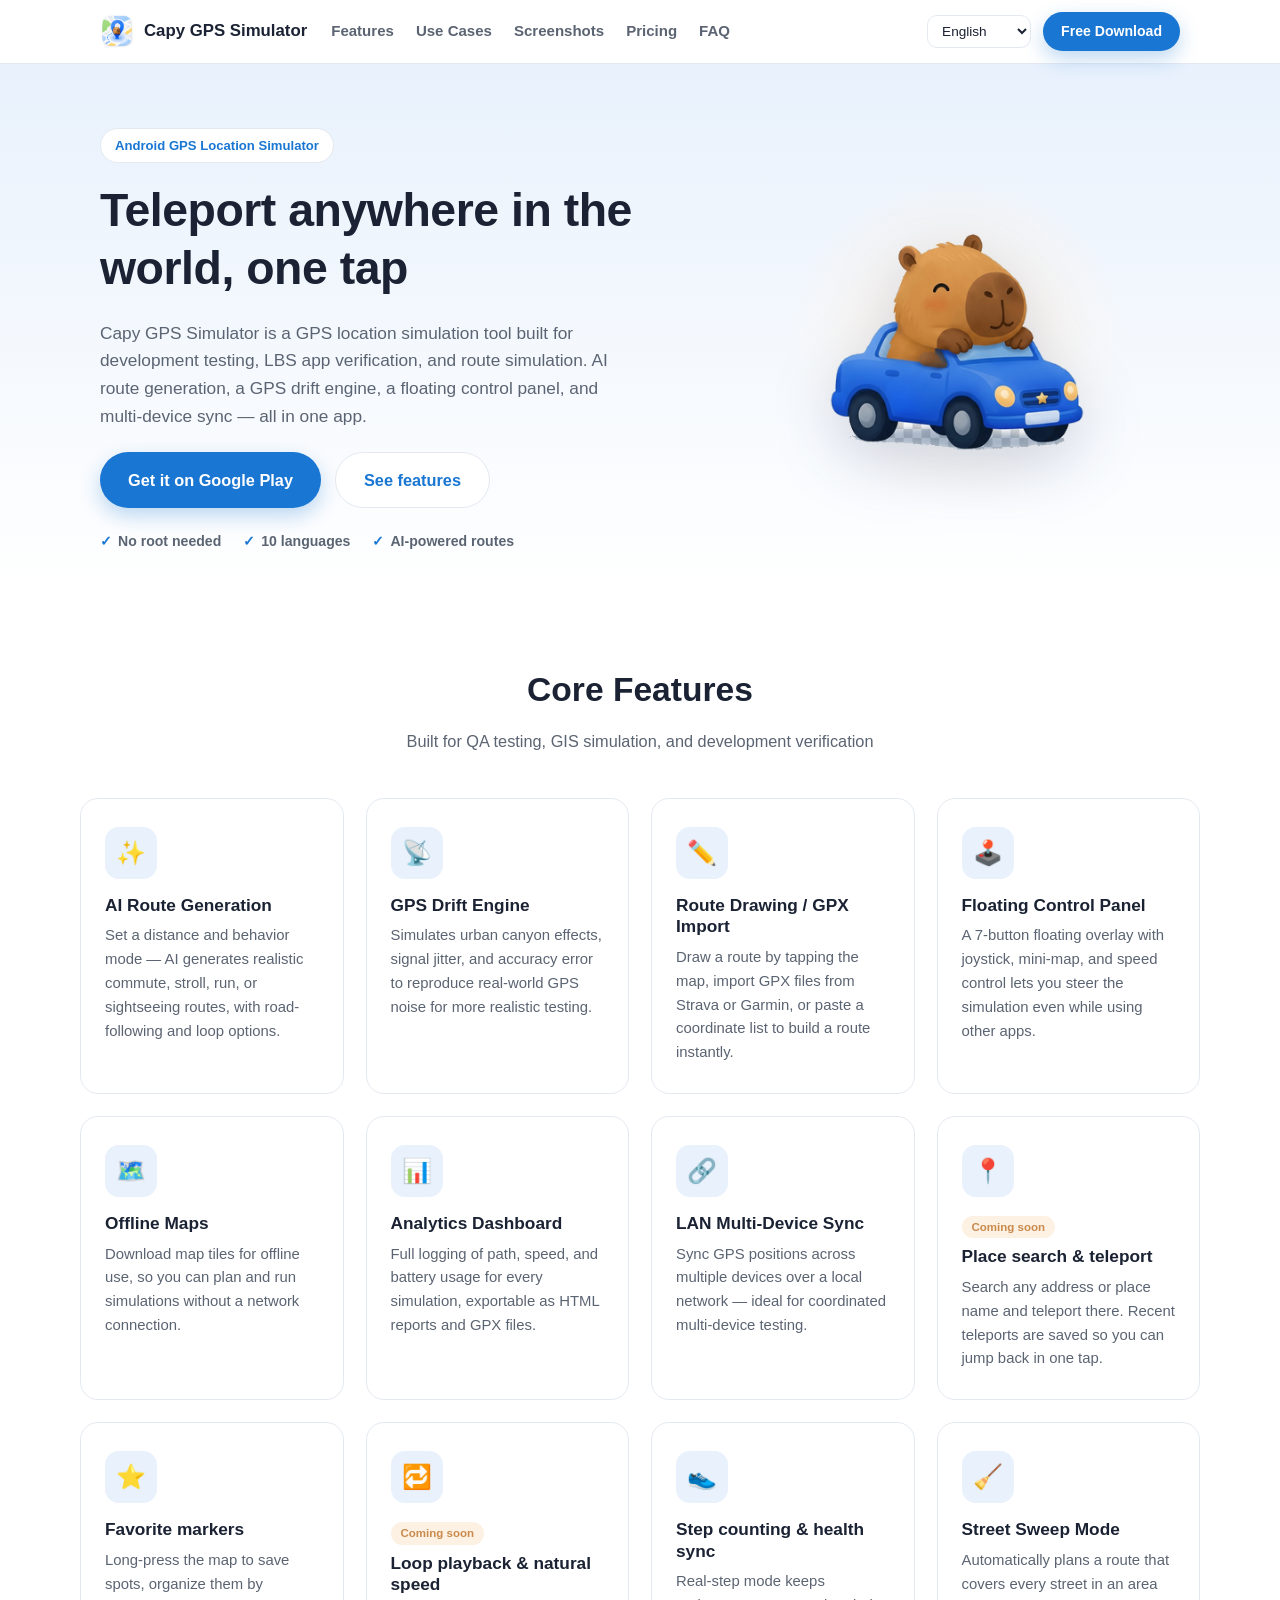
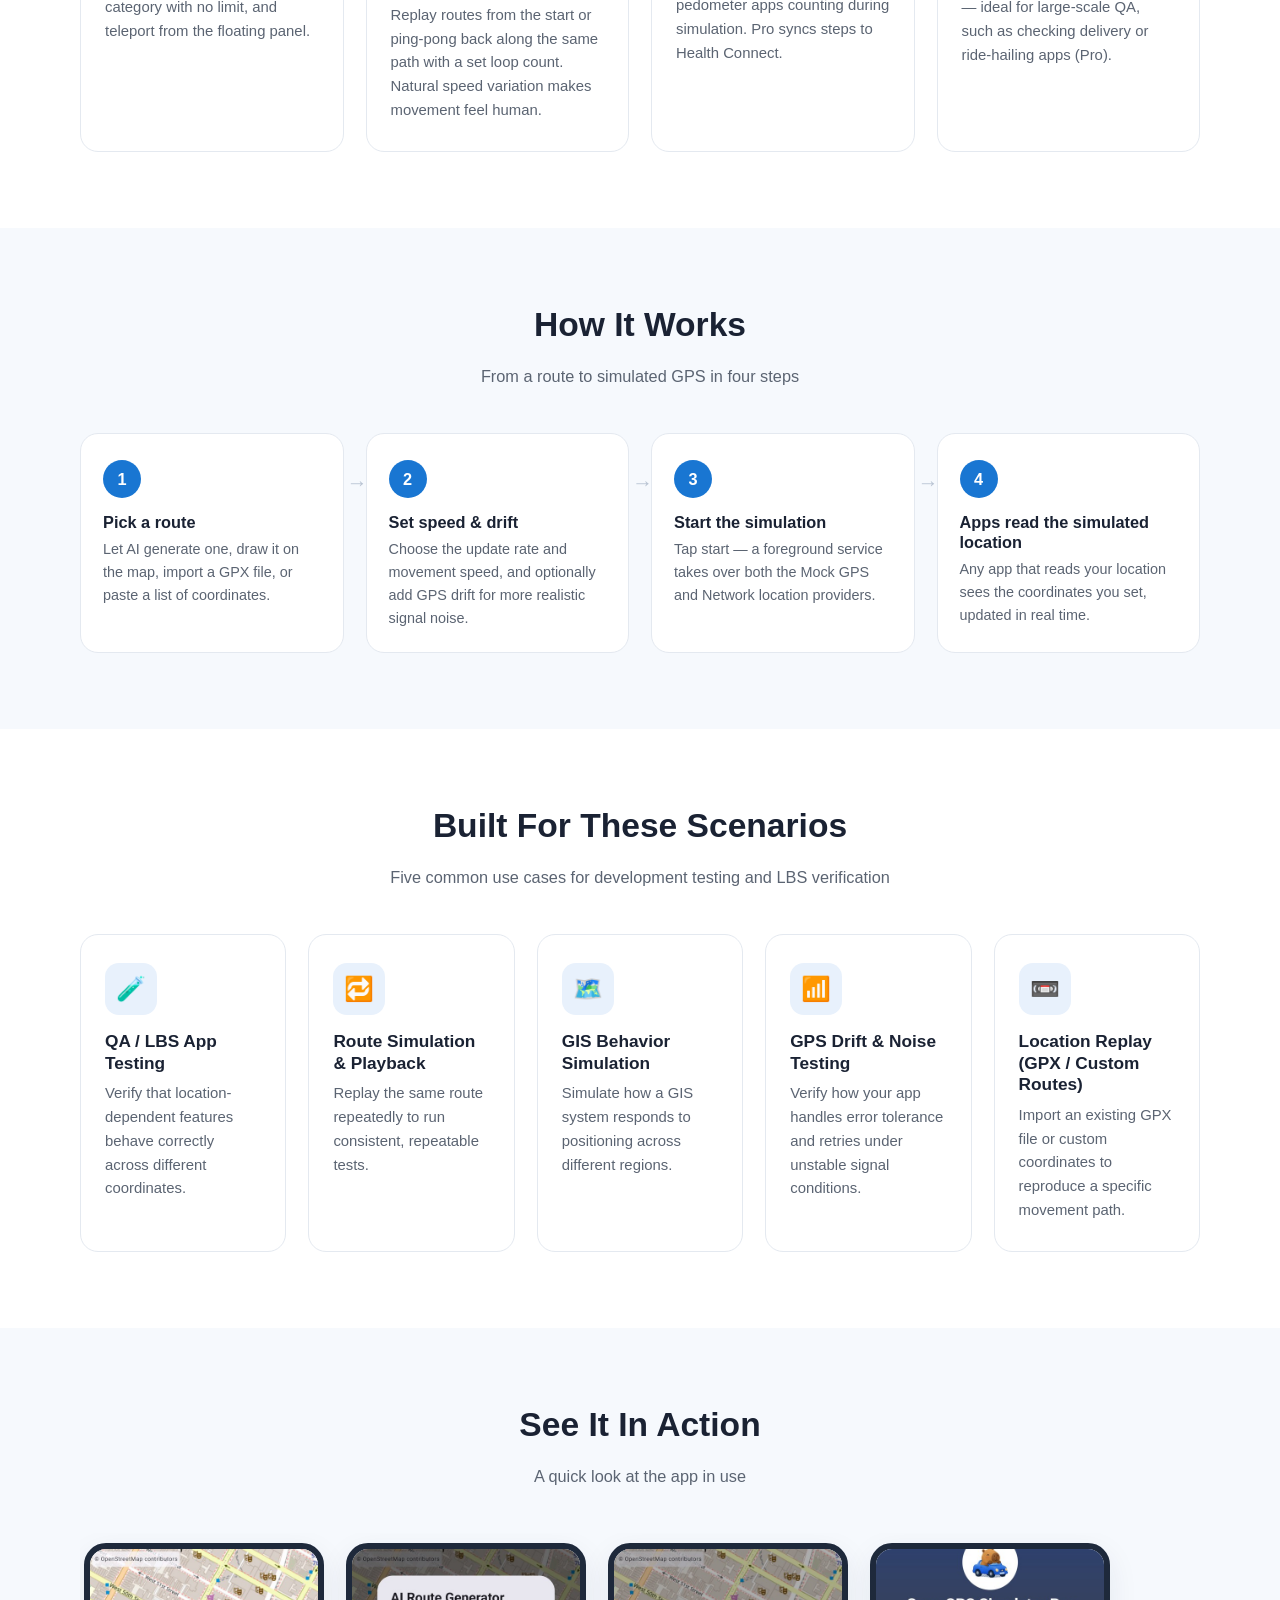
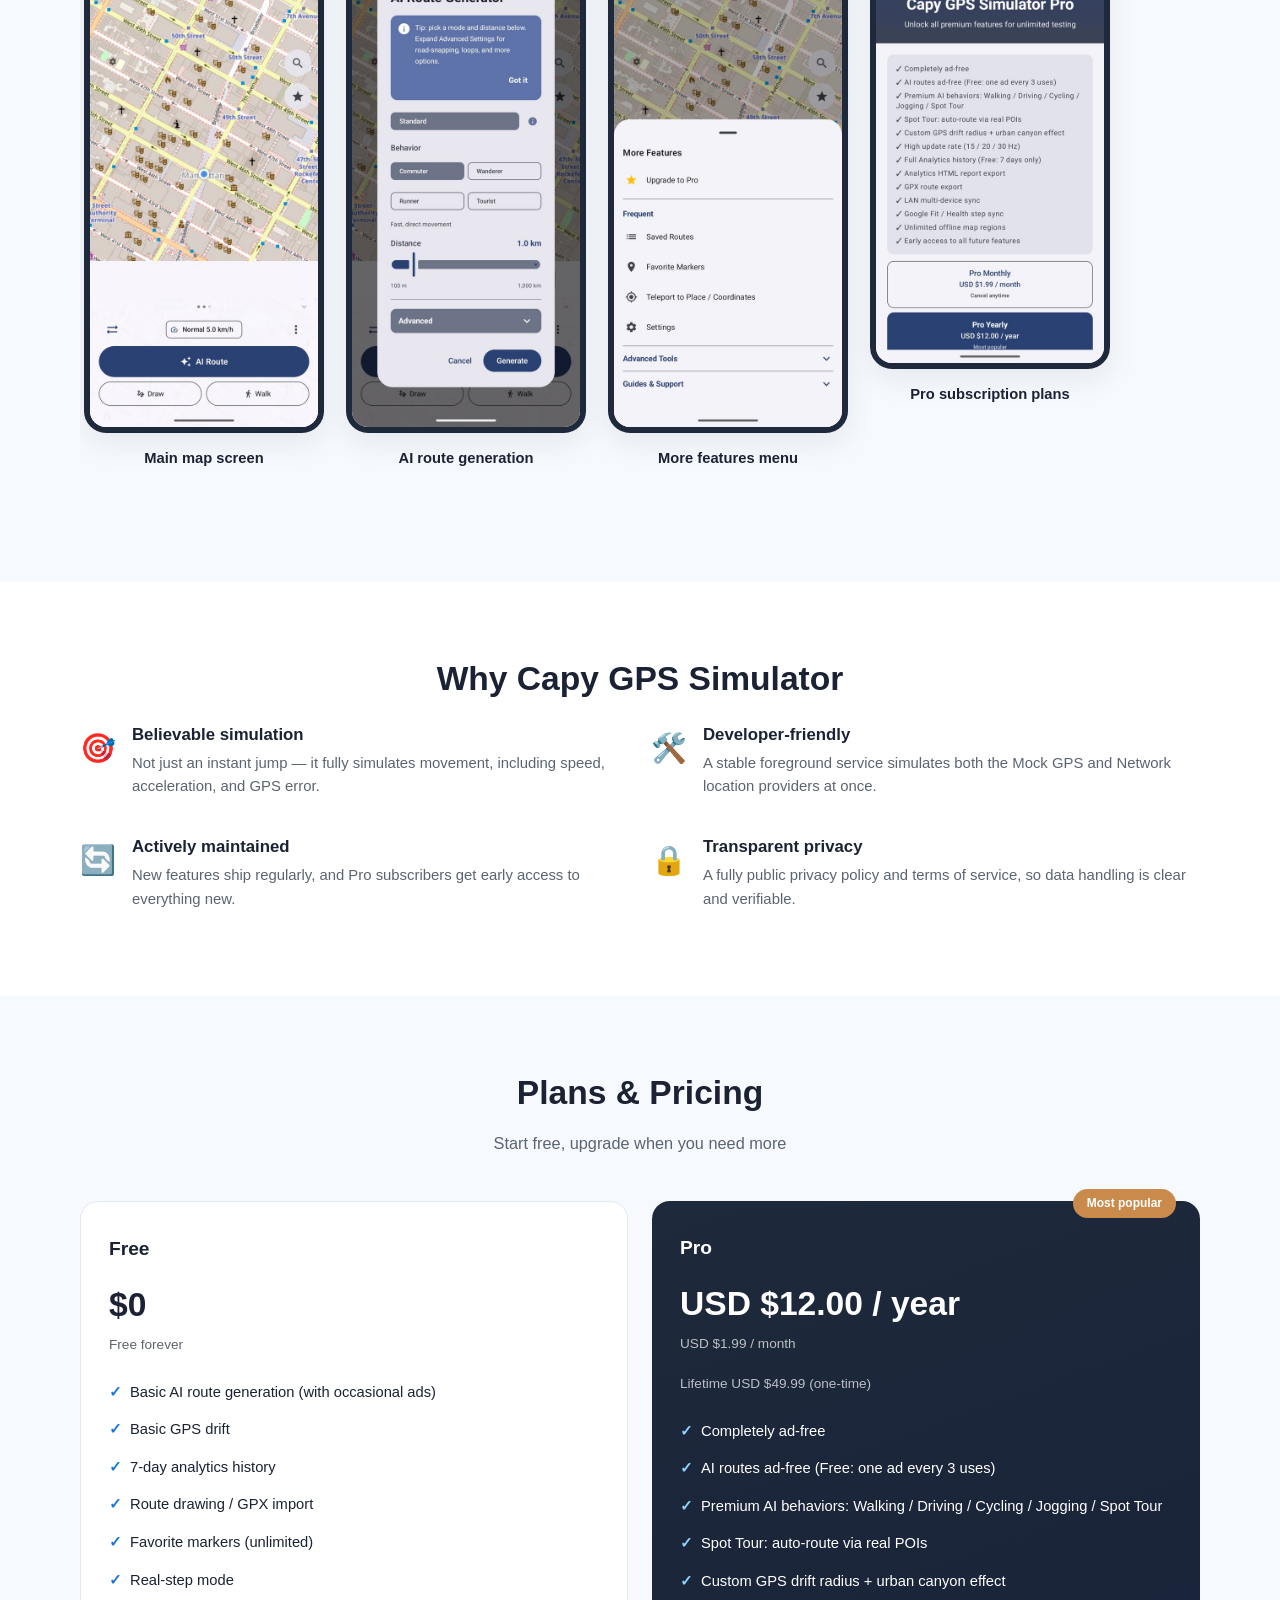
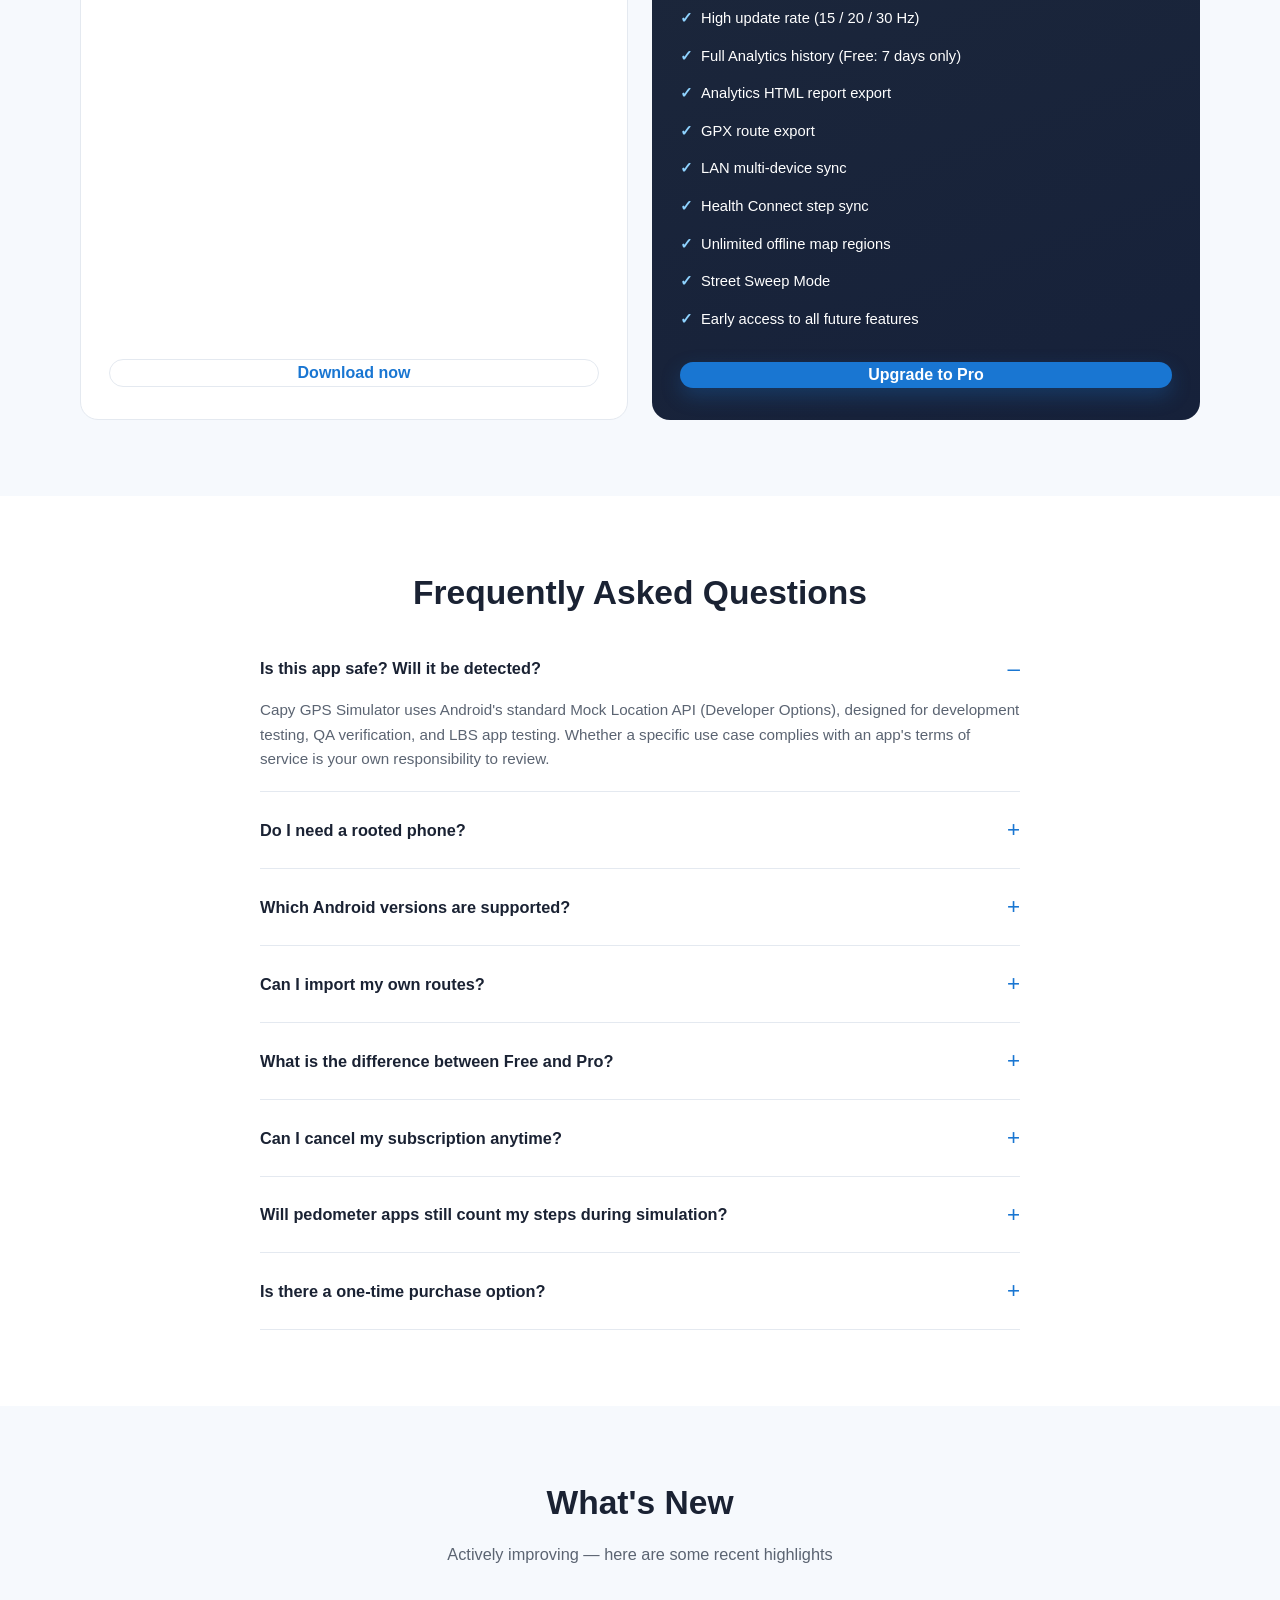
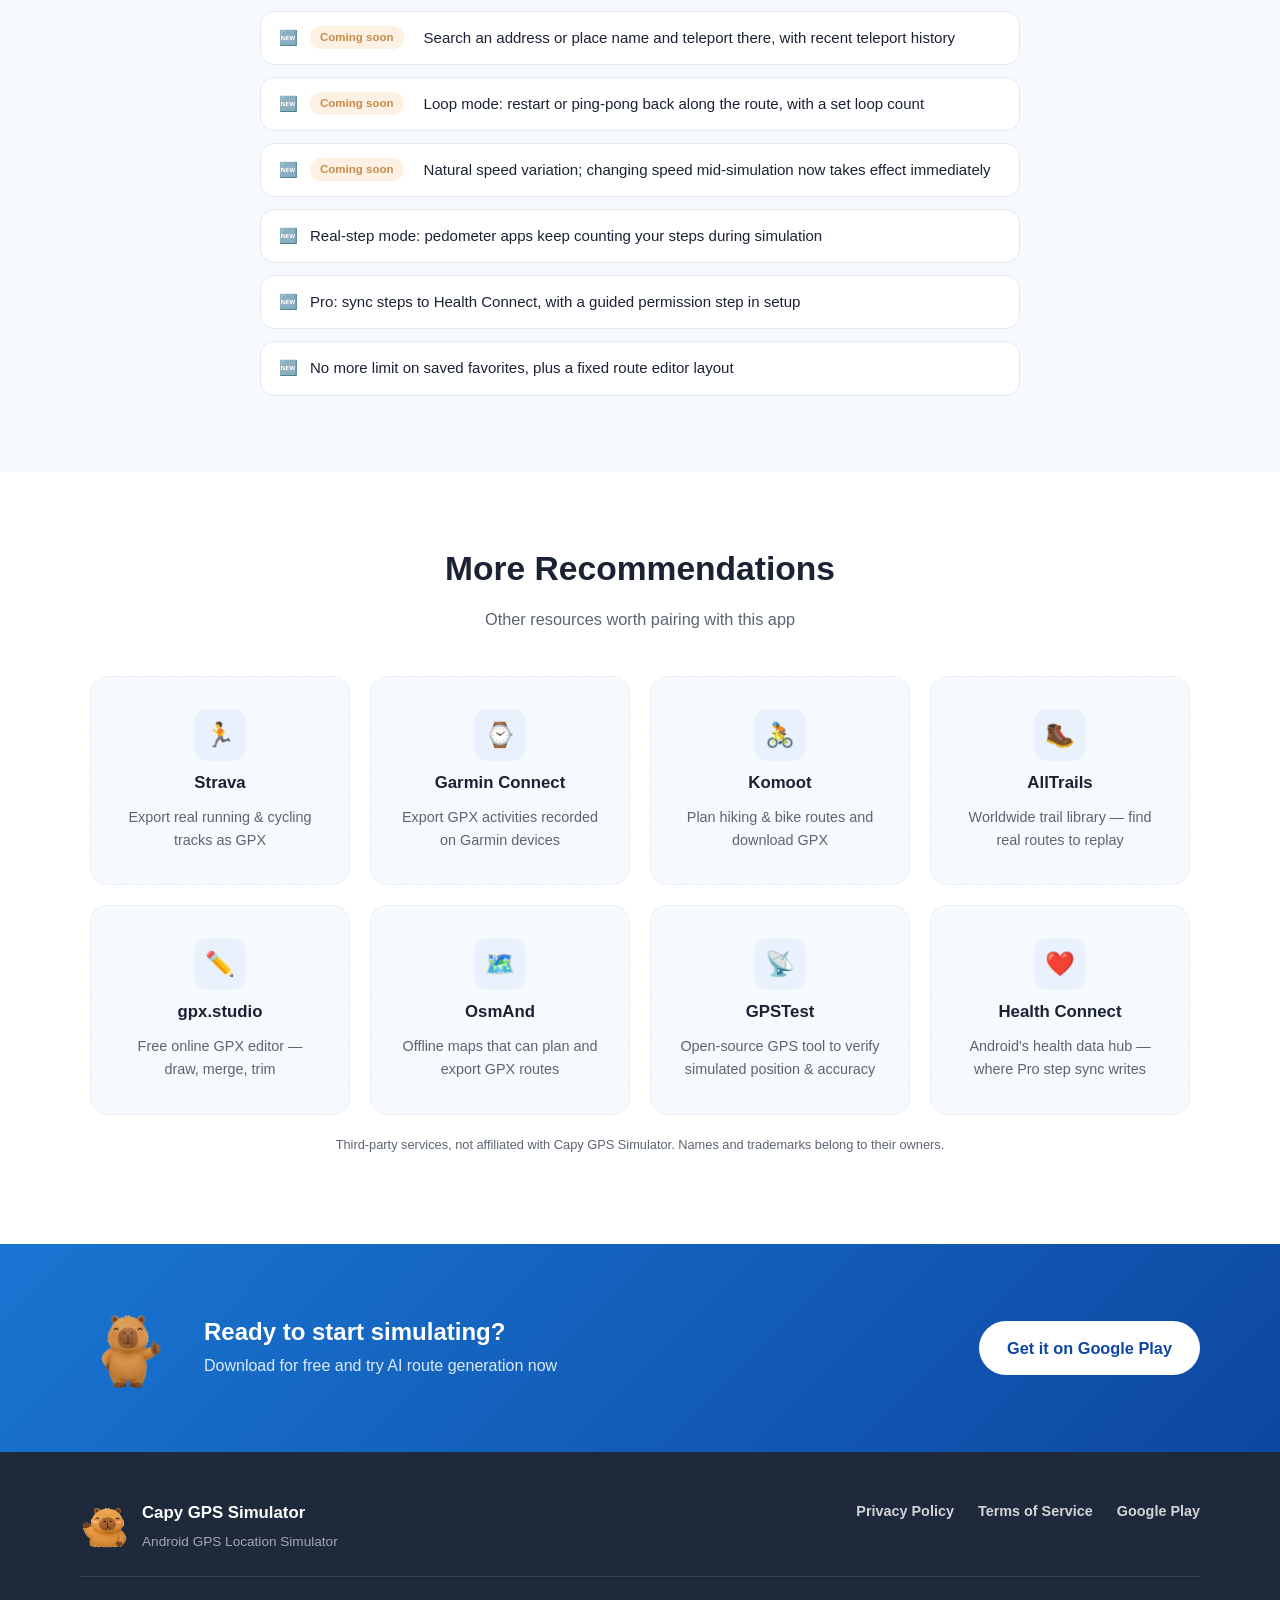
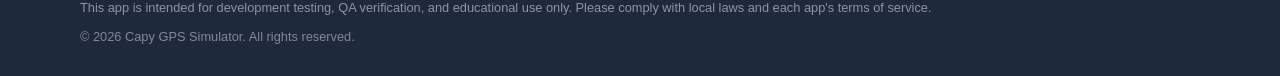
<file: index.html>
<!DOCTYPE html>
<html lang="zh-TW">
<head>
<meta charset="UTF-8">
<meta name="viewport" content="width=device-width, initial-scale=1.0">
<title>Capy GPS Simulator — Android GPS 位置模擬工具</title>
<meta name="description" content="Capy GPS Simulator：AI 路線生成、GPS 漂移引擎、離線地圖與多裝置同步，專為開發測試與 LBS 應用驗證打造的 Android GPS 模擬工具。">
<link rel="canonical" href="https://vm6cjo4d93-cmd.github.io/capy-gps-website/">
<link rel="icon" type="image/png" href="assets/img/icon.png">

<meta property="og:type" content="website">
<meta property="og:site_name" content="Capy GPS Simulator">
<meta property="og:url" content="https://vm6cjo4d93-cmd.github.io/capy-gps-website/">
<meta property="og:title" content="Capy GPS Simulator — Android GPS 位置模擬工具">
<meta property="og:description" content="AI 路線生成、GPS 漂移引擎、離線地圖與多裝置同步，專為開發測試與 LBS 應用驗證打造的 Android GPS 模擬工具。">
<meta property="og:image" content="https://vm6cjo4d93-cmd.github.io/capy-gps-website/assets/img/og-cover.jpg">
<meta property="og:image:width" content="1200">
<meta property="og:image:height" content="630">
<meta property="og:locale" content="zh_TW">
<meta name="twitter:card" content="summary_large_image">
<meta name="twitter:title" content="Capy GPS Simulator — Android GPS 位置模擬工具">
<meta name="twitter:description" content="AI 路線生成、GPS 漂移引擎、離線地圖與多裝置同步，專為開發測試與 LBS 應用驗證打造的 Android GPS 模擬工具。">
<meta name="twitter:image" content="https://vm6cjo4d93-cmd.github.io/capy-gps-website/assets/img/og-cover.jpg">

<link rel="stylesheet" href="styles.css">
<script type="application/ld+json">
{
  "@context": "https://schema.org",
  "@type": "MobileApplication",
  "name": "Capy GPS Simulator",
  "applicationCategory": "DeveloperApplication",
  "operatingSystem": "Android",
  "url": "https://vm6cjo4d93-cmd.github.io/capy-gps-website/",
  "image": "https://vm6cjo4d93-cmd.github.io/capy-gps-website/assets/img/og-cover.jpg",
  "description": "Capy GPS Simulator 是一款 Android GPS 位置模擬工具，提供 AI 路線生成、GPS 漂移引擎、離線地圖與多裝置同步，專為開發測試與 LBS 應用驗證打造。",
  "offers": [
    { "@type": "Offer", "price": "0", "priceCurrency": "USD", "name": "Free" },
    { "@type": "Offer", "price": "1.99", "priceCurrency": "USD", "name": "Pro Monthly" },
    { "@type": "Offer", "price": "12.00", "priceCurrency": "USD", "name": "Pro Yearly" },
    { "@type": "Offer", "price": "49.99", "priceCurrency": "USD", "name": "Pro Lifetime" }
  ],
  "installUrl": "https://play.google.com/store/apps/details?id=com.gpssimulator.app"
}
</script>
</head>
<body>

<header class="nav" id="nav">
  <div class="nav-inner">
    <a href="#top" class="brand">
      <img src="assets/img/icon.png" alt="Capy GPS Simulator" class="brand-icon">
      <span>Capy GPS Simulator</span>
    </a>
    <nav class="nav-links" id="navLinks">
      <a href="#features" data-i18n-nav="features"></a>
      <a href="#usecases" data-i18n-nav="usecases"></a>
      <a href="#screenshots" data-i18n-nav="screenshots"></a>
      <a href="#pricing" data-i18n-nav="pricing"></a>
      <a href="#faq" data-i18n-nav="faq"></a>
    </nav>
    <div class="nav-actions">
      <select id="langSelect" class="lang-select" aria-label="Language"></select>
      <a id="navDownloadBtn" href="#" target="_blank" rel="noopener" class="btn btn-primary btn-sm" data-i18n-nav="download"></a>
    </div>
    <button class="nav-toggle" id="navToggle" aria-label="Menu">☰</button>
  </div>
</header>

<main id="top">

  <!-- HERO -->
  <section class="hero">
    <div class="hero-inner">
      <div class="hero-copy">
        <span class="badge" id="heroBadge"></span>
        <h1 id="heroTitle"></h1>
        <p class="hero-sub" id="heroSubtitle"></p>
        <div class="hero-cta-row">
          <a id="heroCtaPrimary" href="#" target="_blank" rel="noopener" class="btn btn-primary btn-lg"></a>
          <a href="#features" id="heroCtaSecondary" class="btn btn-ghost btn-lg"></a>
        </div>
        <div class="trust-row" id="trustRow"></div>
      </div>
      <div class="hero-art">
        <div class="hero-art-blob"></div>
        <img src="assets/img/mascot-car.png" alt="Capy GPS Simulator mascot" class="hero-mascot">
      </div>
    </div>
  </section>

  <!-- FEATURES -->
  <section class="section" id="features">
    <div class="section-inner">
      <h2 id="featuresTitle"></h2>
      <p class="section-sub" id="featuresSubtitle"></p>
      <div class="grid grid-4" id="featuresGrid"></div>
    </div>
  </section>

  <!-- HOW IT WORKS -->
  <section class="section section-alt" id="how">
    <div class="section-inner">
      <h2 id="howTitle"></h2>
      <p class="section-sub" id="howSubtitle"></p>
      <div class="steps-row" id="howSteps"></div>
    </div>
  </section>

  <!-- USE CASES -->
  <section class="section" id="usecases">
    <div class="section-inner">
      <h2 id="useCasesTitle"></h2>
      <p class="section-sub" id="useCasesSubtitle"></p>
      <div class="grid grid-usecases" id="useCasesGrid"></div>
    </div>
  </section>

  <!-- SCREENSHOTS -->
  <section class="section section-alt" id="screenshots">
    <div class="section-inner">
      <h2 id="screensTitle"></h2>
      <p class="section-sub" id="screensSubtitle"></p>
      <div class="screens-row" id="screensRow"></div>
    </div>
  </section>

  <!-- WHY -->
  <section class="section" id="why">
    <div class="section-inner">
      <h2 id="whyTitle"></h2>
      <div class="grid grid-2" id="whyGrid"></div>
    </div>
  </section>

  <!-- PRICING -->
  <section class="section section-alt" id="pricing">
    <div class="section-inner">
      <h2 id="pricingTitle"></h2>
      <p class="section-sub" id="pricingSubtitle"></p>
      <div class="pricing-row" id="pricingRow"></div>
    </div>
  </section>

  <!-- FAQ -->
  <section class="section" id="faq">
    <div class="section-inner section-narrow">
      <h2 id="faqTitle"></h2>
      <div class="faq-list" id="faqList"></div>
    </div>
  </section>

  <!-- WHAT'S NEW -->
  <section class="section section-alt" id="whatsnew">
    <div class="section-inner section-narrow">
      <h2 id="whatsNewTitle"></h2>
      <p class="section-sub" id="whatsNewSubtitle"></p>
      <ul class="whatsnew-list" id="whatsNewList"></ul>
    </div>
  </section>

  <!-- RELATED -->
  <section class="section" id="related">
    <div class="section-inner">
      <h2 id="relatedTitle"></h2>
      <p class="section-sub" id="relatedSubtitle"></p>
      <div class="related-row" id="relatedRow"></div>
      <p class="related-note" id="relatedNote"></p>
    </div>
  </section>

  <!-- CTA BANNER -->
  <section class="cta-banner">
    <div class="cta-banner-inner">
      <img src="assets/img/mascot-welcome.png" alt="" class="cta-mascot">
      <div>
        <h2 id="ctaTitle"></h2>
        <p id="ctaSubtitle"></p>
      </div>
      <a id="ctaButton" href="#" target="_blank" rel="noopener" class="btn btn-primary btn-lg"></a>
    </div>
  </section>

</main>

<footer class="footer">
  <div class="footer-inner">
    <div class="footer-top">
      <div class="footer-brand">
        <img src="assets/img/mascot-wave.png" alt="" class="footer-mascot">
        <div>
          <strong>Capy GPS Simulator</strong>
          <p id="footerTagline"></p>
        </div>
      </div>
      <div class="footer-links">
        <a href="https://vm6cjo4d93-cmd.github.io/capy-gps-privacy/privacy.html" target="_blank" rel="noopener" id="footerPrivacy"></a>
        <a href="https://vm6cjo4d93-cmd.github.io/capy-gps-privacy/terms.html" target="_blank" rel="noopener" id="footerTerms"></a>
        <a href="https://play.google.com/store/apps/details?id=com.gpssimulator.app" target="_blank" rel="noopener" id="footerPlayStore"></a>
      </div>
    </div>
    <p class="footer-disclaimer" id="footerDisclaimer"></p>
    <p class="footer-copy" id="footerCopy"></p>
  </div>
</footer>

<script src="script.js"></script>
</body>
</html>
</file>
<file: styles.css>
:root {
  --blue: #1976D2;
  --blue-dark: #0D47A1;
  --blue-light: #E8F1FC;
  --navy: #1E293B;
  --navy-2: #16213A;
  --tan: #C98A4B;
  --tan-light: #FDF1E4;
  --ink: #1A2233;
  --ink-soft: #5B6472;
  --border: #E4E9F0;
  --bg: #FFFFFF;
  --bg-alt: #F6F9FD;
  --radius: 18px;
  --shadow: 0 10px 30px rgba(20, 40, 80, 0.08);
  --max: 1120px;
}

* { box-sizing: border-box; }
html { scroll-behavior: smooth; }
body {
  margin: 0;
  font-family: -apple-system, BlinkMacSystemFont, "Segoe UI", "Noto Sans TC", "PingFang TC", "Microsoft JhengHei", Roboto, Helvetica, Arial, sans-serif;
  color: var(--ink);
  background: var(--bg);
  line-height: 1.6;
}
img { max-width: 100%; display: block; }
a { color: inherit; text-decoration: none; }
h1, h2, h3 { line-height: 1.25; margin: 0 0 .5em; font-weight: 800; }
p { margin: 0 0 1em; }

.btn {
  display: inline-flex;
  align-items: center;
  justify-content: center;
  gap: .5em;
  border-radius: 999px;
  font-weight: 700;
  cursor: pointer;
  border: none;
  transition: transform .15s ease, box-shadow .15s ease, background .15s ease;
  white-space: nowrap;
}
.btn-primary { background: var(--blue); color: #fff; box-shadow: 0 8px 20px rgba(25,118,210,.28); }
.btn-primary:hover { background: var(--blue-dark); transform: translateY(-1px); }
.btn-ghost { background: #fff; color: var(--blue); border: 1.5px solid var(--border); }
.btn-ghost:hover { border-color: var(--blue); }
.btn-lg { padding: 14px 28px; font-size: 1.02rem; }
.btn-sm { padding: 8px 18px; font-size: .88rem; }

/* NAV */
.nav {
  position: sticky;
  top: 0;
  z-index: 50;
  background: rgba(255,255,255,.9);
  backdrop-filter: blur(10px);
  border-bottom: 1px solid var(--border);
}
.nav-inner {
  max-width: var(--max);
  margin: 0 auto;
  padding: 12px 20px;
  display: flex;
  align-items: center;
  gap: 24px;
}
.brand { display: flex; align-items: center; gap: 10px; font-weight: 800; font-size: 1.05rem; flex-shrink: 0; }
.brand-icon { width: 34px; height: 34px; border-radius: 9px; }
.nav-links { display: flex; gap: 22px; flex: 1; }
.nav-links a { font-weight: 600; font-size: .94rem; color: var(--ink-soft); }
.nav-links a:hover { color: var(--blue); }
.nav-actions { display: flex; align-items: center; gap: 12px; }
.lang-select {
  border: 1px solid var(--border);
  border-radius: 10px;
  padding: 7px 10px;
  font-size: .85rem;
  background: #fff;
  color: var(--ink);
  cursor: pointer;
}
.nav-toggle { display: none; background: none; border: none; font-size: 1.4rem; cursor: pointer; }

/* HERO */
.hero { background: linear-gradient(180deg, var(--blue-light) 0%, #fff 100%); overflow: hidden; }
.hero-inner {
  max-width: var(--max);
  margin: 0 auto;
  padding: 64px 20px 40px;
  display: grid;
  grid-template-columns: 1.15fr .85fr;
  gap: 32px;
  align-items: center;
}
.badge {
  display: inline-block;
  background: #fff;
  border: 1px solid var(--border);
  color: var(--blue);
  font-weight: 700;
  font-size: .82rem;
  padding: 6px 14px;
  border-radius: 999px;
  margin-bottom: 18px;
}
.hero-copy h1 { font-size: clamp(2rem, 4vw, 2.9rem); letter-spacing: -.01em; }
.hero-sub { font-size: 1.08rem; color: var(--ink-soft); max-width: 540px; }
.hero-cta-row { display: flex; gap: 14px; flex-wrap: wrap; margin: 22px 0; }
.trust-row { display: flex; gap: 22px; flex-wrap: wrap; margin-top: 18px; }
.trust-row span { font-size: .88rem; color: var(--ink-soft); font-weight: 600; display: flex; align-items: center; gap: 6px; }
.trust-row span::before { content: "✓"; color: var(--blue); font-weight: 800; }

.hero-art { position: relative; display: flex; align-items: center; justify-content: center; }
.hero-art-blob {
  position: absolute;
  width: 340px; height: 340px;
  background: radial-gradient(circle, var(--tan-light) 0%, transparent 70%);
  border-radius: 50%;
  z-index: 0;
}
.hero-mascot { position: relative; z-index: 1; width: min(360px, 80%); filter: drop-shadow(0 20px 30px rgba(30,60,120,.18)); }

/* SECTIONS */
.section { padding: 76px 20px; }
.section-alt { background: var(--bg-alt); }
.section-inner { max-width: var(--max); margin: 0 auto; }
.section-narrow { max-width: 760px; }
.section h2 { font-size: clamp(1.6rem, 3vw, 2.1rem); text-align: center; }
.section-sub { text-align: center; color: var(--ink-soft); max-width: 620px; margin: 0 auto 44px; font-size: 1.02rem; }

.grid { display: grid; gap: 22px; }
.grid-4 { grid-template-columns: repeat(4, 1fr); }
.grid-2 { grid-template-columns: repeat(2, 1fr); }

.card {
  background: #fff;
  border: 1px solid var(--border);
  border-radius: var(--radius);
  padding: 28px 24px;
  transition: transform .18s ease, box-shadow .18s ease;
}
.card:hover { transform: translateY(-4px); box-shadow: var(--shadow); }
.card-icon {
  width: 52px; height: 52px;
  display: flex; align-items: center; justify-content: center;
  font-size: 1.5rem;
  background: var(--blue-light);
  border-radius: 14px;
  margin-bottom: 16px;
}
.card h3 { font-size: 1.08rem; margin-bottom: 8px; }
.card p { color: var(--ink-soft); font-size: .93rem; margin: 0; }
.soon-badge {
  display: inline-block;
  font-size: .72rem; font-weight: 700;
  color: var(--tan);
  background: var(--tan-light);
  border-radius: 999px;
  padding: 2px 10px;
  margin-bottom: 8px;
}
.whatsnew-list .soon-badge { margin: 0 8px 0 0; vertical-align: middle; }
html[dir="rtl"] .whatsnew-list .soon-badge { margin: 0 0 0 8px; }

/* WHY */
.why-card { display: flex; gap: 16px; align-items: flex-start; padding: 8px 0; }
.why-icon { font-size: 1.8rem; flex-shrink: 0; }
.why-card h3 { font-size: 1.05rem; margin-bottom: 6px; }
.why-card p { color: var(--ink-soft); font-size: .93rem; margin: 0; }

/* HOW IT WORKS */
.steps-row { display: grid; grid-template-columns: repeat(4, 1fr); gap: 22px; }
.step-card { position: relative; background: #fff; border: 1px solid var(--border); border-radius: var(--radius); padding: 26px 22px 22px; }
.step-num {
  width: 38px; height: 38px;
  display: flex; align-items: center; justify-content: center;
  background: var(--blue); color: #fff;
  font-weight: 800; font-size: 1.02rem;
  border-radius: 50%;
  margin-bottom: 14px;
}
.step-card h3 { font-size: 1.02rem; margin-bottom: 6px; }
.step-card p { color: var(--ink-soft); font-size: .9rem; margin: 0; }
.step-card:not(:last-child)::after {
  content: "→";
  position: absolute; top: 32px; right: -25px;
  font-size: 1.3rem; color: #B9C4D3; font-weight: 800;
}
html[dir="rtl"] .step-card:not(:last-child)::after { content: "←"; right: auto; left: -25px; }

/* USE CASES */
.grid-usecases { grid-template-columns: repeat(auto-fit, minmax(200px, 1fr)); }

/* WHAT'S NEW */
.whatsnew-list { list-style: none; padding: 0; margin: 0; display: flex; flex-direction: column; gap: 12px; }
.whatsnew-list li {
  display: flex; gap: 12px; align-items: flex-start;
  background: #fff; border: 1px solid var(--border); border-radius: 14px;
  padding: 14px 18px; font-size: .94rem; color: var(--ink);
}
.whatsnew-list li::before { content: "🆕"; flex-shrink: 0; }

/* RELATED */
.related-row { display: flex; flex-wrap: wrap; justify-content: center; gap: 20px; }
.related-row .related-card { flex: 1 1 220px; max-width: 260px; }
.related-card .card-icon { margin-bottom: 0; }
.related-note { text-align: center; color: var(--ink-soft); font-size: .8rem; margin-top: 20px; }
.related-card {
  display: flex; flex-direction: column; align-items: center; text-align: center; gap: 12px;
  max-width: 320px; width: 100%;
  padding: 32px 28px;
  border: 1.5px dashed var(--border); border-radius: var(--radius);
  background: var(--bg-alt);
  transition: transform .18s ease, box-shadow .18s ease;
}
.related-card:hover { transform: translateY(-4px); box-shadow: var(--shadow); }
.related-card img { width: 72px; height: 72px; border-radius: 18px; object-fit: cover; }
.related-card h3 { font-size: 1.05rem; margin: 0; }
.related-card p { color: var(--ink-soft); font-size: .9rem; margin: 0; }

/* SCREENSHOTS */
.screens-row {
  display: flex;
  gap: 22px;
  overflow-x: auto;
  padding: 10px 4px 20px;
  scroll-snap-type: x mandatory;
}
.screen-item { flex: 0 0 auto; width: 240px; scroll-snap-align: start; text-align: center; }
.screen-item img {
  border-radius: 22px;
  border: 6px solid var(--navy);
  box-shadow: var(--shadow);
  width: 100%;
}
.screen-item p { margin-top: 14px; font-weight: 700; font-size: .92rem; color: var(--ink); }

/* PRICING */
.pricing-row { display: grid; grid-template-columns: 1fr 1fr; gap: 24px; align-items: stretch; }
.price-card {
  background: #fff;
  border: 1px solid var(--border);
  border-radius: var(--radius);
  padding: 32px 28px;
  display: flex;
  flex-direction: column;
}
.price-card.featured {
  background: linear-gradient(160deg, var(--navy) 0%, var(--navy-2) 100%);
  color: #fff;
  border: none;
  position: relative;
}
.price-card .plan-name { font-size: 1.2rem; font-weight: 800; margin-bottom: 4px; }
.price-card .plan-price { font-size: 2.1rem; font-weight: 800; margin: 10px 0 2px; }
.price-card .plan-price small { font-size: .95rem; font-weight: 600; opacity: .7; }
.price-card .plan-note { font-size: .85rem; opacity: .7; margin-bottom: 18px; }
.price-card ul { list-style: none; padding: 0; margin: 0 0 24px; flex: 1; }
.price-card li { padding: 7px 0; font-size: .92rem; display: flex; gap: 8px; }
.price-card li::before { content: "✓"; font-weight: 800; color: var(--blue); flex-shrink: 0; }
.price-card.featured li::before { color: #8FD3FF; }
.price-tier-badge {
  position: absolute; top: -12px; right: 24px;
  background: var(--tan); color: #fff;
  font-size: .75rem; font-weight: 800;
  padding: 5px 14px; border-radius: 999px;
}
.price-card .btn { width: 100%; }

/* FAQ */
.faq-item {
  border-bottom: 1px solid var(--border);
  padding: 20px 0;
}
.faq-item summary {
  cursor: pointer;
  font-weight: 700;
  font-size: 1.02rem;
  list-style: none;
  display: flex;
  justify-content: space-between;
  align-items: center;
  gap: 12px;
}
.faq-item summary::-webkit-details-marker { display: none; }
.faq-item summary::after { content: "+"; font-size: 1.4rem; color: var(--blue); font-weight: 400; flex-shrink: 0; }
.faq-item[open] summary::after { content: "–"; }
.faq-item p { color: var(--ink-soft); margin: 12px 0 0; font-size: .95rem; }

/* CTA BANNER */
.cta-banner { background: linear-gradient(135deg, var(--blue) 0%, var(--blue-dark) 100%); padding: 56px 20px; }
.cta-banner-inner {
  max-width: var(--max);
  margin: 0 auto;
  display: flex;
  align-items: center;
  gap: 28px;
  color: #fff;
  flex-wrap: wrap;
}
.cta-mascot { width: 96px; height: 96px; flex-shrink: 0; }
.cta-banner-inner > div { flex: 1; min-width: 220px; }
.cta-banner-inner h2 { color: #fff; margin-bottom: 6px; font-size: 1.5rem; }
.cta-banner-inner p { color: rgba(255,255,255,.85); margin: 0; }
.cta-banner .btn-primary { background: #fff; color: var(--blue-dark); box-shadow: none; flex-shrink: 0; }
.cta-banner .btn-primary:hover { background: #EAF3FF; }

/* FOOTER */
.footer { background: var(--navy); color: rgba(255,255,255,.8); padding: 48px 20px 28px; }
.footer-inner { max-width: var(--max); margin: 0 auto; }
.footer-top { display: flex; justify-content: space-between; align-items: flex-start; gap: 24px; flex-wrap: wrap; padding-bottom: 24px; border-bottom: 1px solid rgba(255,255,255,.1); }
.footer-brand { display: flex; gap: 14px; align-items: center; }
.footer-mascot { width: 48px; height: 48px; }
.footer-brand strong { color: #fff; font-size: 1.05rem; }
.footer-brand p { margin: 4px 0 0; font-size: .85rem; color: rgba(255,255,255,.6); }
.footer-links { display: flex; gap: 24px; flex-wrap: wrap; }
.footer-links a { font-size: .9rem; font-weight: 600; }
.footer-links a:hover { color: #fff; }
.footer-disclaimer { font-size: .8rem; color: rgba(255,255,255,.5); margin: 20px 0 8px; line-height: 1.7; }
.footer-copy { font-size: .8rem; color: rgba(255,255,255,.45); margin: 0; }

/* RTL */
html[dir="rtl"] .trust-row span::before { margin-left: 4px; }
html[dir="rtl"] .price-tier-badge { right: auto; left: 24px; }

/* RESPONSIVE */
@media (max-width: 860px) {
  .nav-links {
    display: none;
    position: absolute;
    top: 100%; left: 0; right: 0;
    background: #fff;
    border-bottom: 1px solid var(--border);
    flex-direction: column;
    padding: 16px 20px;
    gap: 14px;
  }
  .nav-links.open { display: flex; }
  .nav-toggle { display: block; }
  .nav-actions .btn-sm { display: none; }
  .hero-inner { grid-template-columns: 1fr; text-align: center; }
  .hero-cta-row, .trust-row { justify-content: center; }
  .hero-art { order: -1; }
  .hero-mascot { width: 220px; }
  .grid-4 { grid-template-columns: repeat(2, 1fr); }
  .grid-2 { grid-template-columns: 1fr; }
  .pricing-row { grid-template-columns: 1fr; }
  .cta-banner-inner { text-align: center; justify-content: center; }
  .steps-row { grid-template-columns: repeat(2, 1fr); }
  .step-card:not(:last-child)::after { display: none; }
}
@media (max-width: 520px) {
  .grid-4 { grid-template-columns: 1fr; }
  .hero-inner { padding-top: 40px; }
  .footer-top { flex-direction: column; }
  .steps-row { grid-template-columns: 1fr; }
}
</file>
